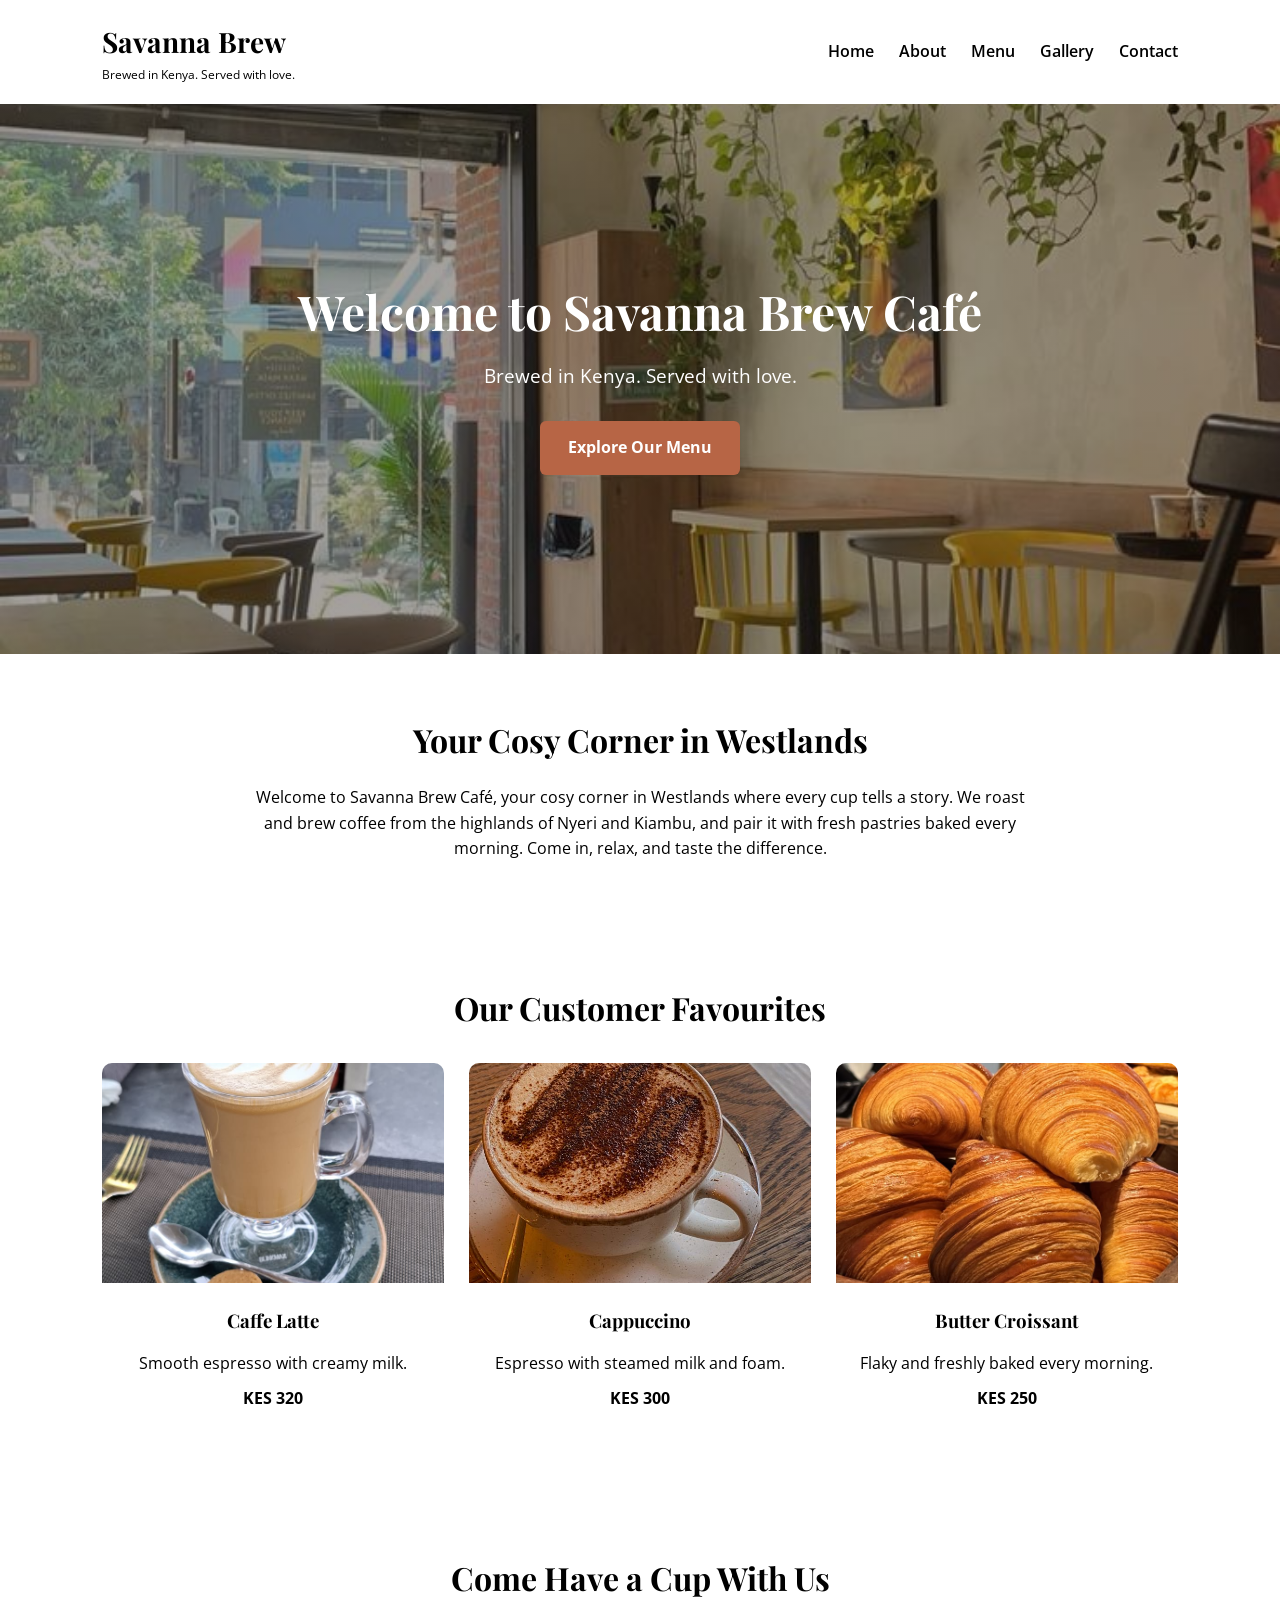
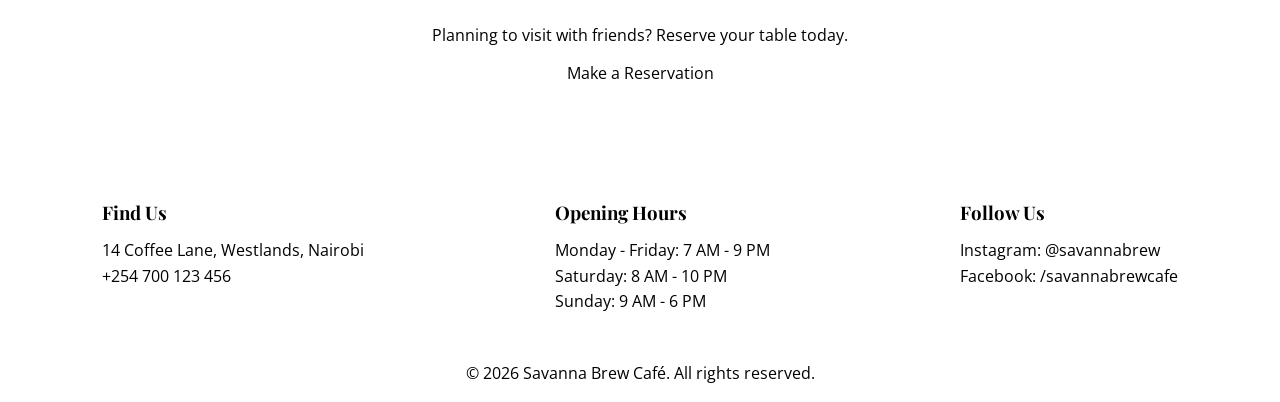
<file: index.html>
<!DOCTYPE html>
<html lang="en">

<head>
    <meta charset="UTF-8">

    <meta name="viewport"
          content="width=device-width, initial-scale=1.0">

    <title>Home | Savanna Brew Café</title>

    <link rel="stylesheet" href="css/style.css">

    <link rel="preconnect" href="https://fonts.googleapis.com">

    <link rel="preconnect" href="https://fonts.gstatic.com" crossorigin>

    <link href="https://fonts.googleapis.com/css2?family=Open+Sans:wght@400;500;600;700&family=Playfair+Display:wght@500;600;700&display=swap" rel="stylesheet">

</head>

<body>

    <!-- HEADER SECTION -->
    <header>

        <div class="logo">
            <h2>Savanna Brew</h2>
            <p>Brewed in Kenya. Served with love.</p>
        </div>

        <!-- NAVIGATION BAR -->
        <nav>
            <ul>
                <li><a href="index.html" class="active">Home</a></li>
                <li><a href="about.html">About</a></li>
                <li><a href="menu.html">Menu</a></li>
                <li><a href="gallery.html">Gallery</a></li>
                <li><a href="contact.html">Contact</a></li>
            </ul>
        </nav>

    </header>


    <!-- MAIN CONTENT -->
    <main>

        <!-- HERO SECTION -->
        <section class="hero">

            <div class="hero-content">

                <h1>Welcome to Savanna Brew Café</h1>

                <p>Brewed in Kenya. Served with love.</p>

                <a href="menu.html" class="btn">
                    Explore Our Menu
                </a>

            </div>

        </section>


        <!-- INTRODUCTION SECTION -->
        <section class="welcome">

            <h2>Your Cosy Corner in Westlands</h2>

            <p>
                Welcome to Savanna Brew Café, your cosy corner
                in Westlands where every cup tells a story.
                We roast and brew coffee from the highlands of
                Nyeri and Kiambu, and pair it with fresh pastries
                baked every morning. Come in, relax, and taste
                the difference.
            </p>

        </section>


        <!-- FEATURED PRODUCTS -->
        <section class="featured">

            <h2>Our Customer Favourites</h2>

            <div class="featured-container">

                <article class="product-card">

                    <img src="images/latte.jpg"
                         alt="Freshly prepared latte coffee">

                    <h3>Caffe Latte</h3>

                    <p>Smooth espresso with creamy milk.</p>

                    <p class="price">KES 320</p>

                </article>


                <article class="product-card">

                    <img src="images/cappuccino.jpg"
                         alt="Cappuccino topped with milk foam">

                    <h3>Cappuccino</h3>

                    <p>Espresso with steamed milk and foam.</p>

                    <p class="price">KES 300</p>

                </article>


                <article class="product-card">

                    <img src="images/croissant.jpg"
                         alt="Freshly baked golden butter croissant">

                    <h3>Butter Croissant</h3>

                    <p>Flaky and freshly baked every morning.</p>

                    <p class="price">KES 250</p>

                </article>

            </div>

        </section>


        <!-- CALL TO ACTION -->
        <section class="booking">

            <h2>Come Have a Cup With Us</h2>

            <p>Planning to visit with friends? Reserve your table today.</p>

            <a href="contact.html" class="btn">
                Make a Reservation
            </a>

        </section>

    </main>


    <!-- FOOTER -->
    <footer>

        <div class="footer-container">

            <div>
                <h3>Find Us</h3>
                <p>14 Coffee Lane, Westlands, Nairobi</p>
                <p>+254 700 123 456</p>
            </div>

            <div>
                <h3>Opening Hours</h3>
                <p>Monday - Friday: 7 AM - 9 PM</p>
                <p>Saturday: 8 AM - 10 PM</p>
                <p>Sunday: 9 AM - 6 PM</p>
            </div>

            <div>
                <h3>Follow Us</h3>
                <p>Instagram: @savannabrew</p>
                <p>Facebook: /savannabrewcafe</p>
            </div>

        </div>

        <p class="copyright">
            © 2026 Savanna Brew Café. All rights reserved.
        </p>

    </footer>

</body>
</html>
</file>
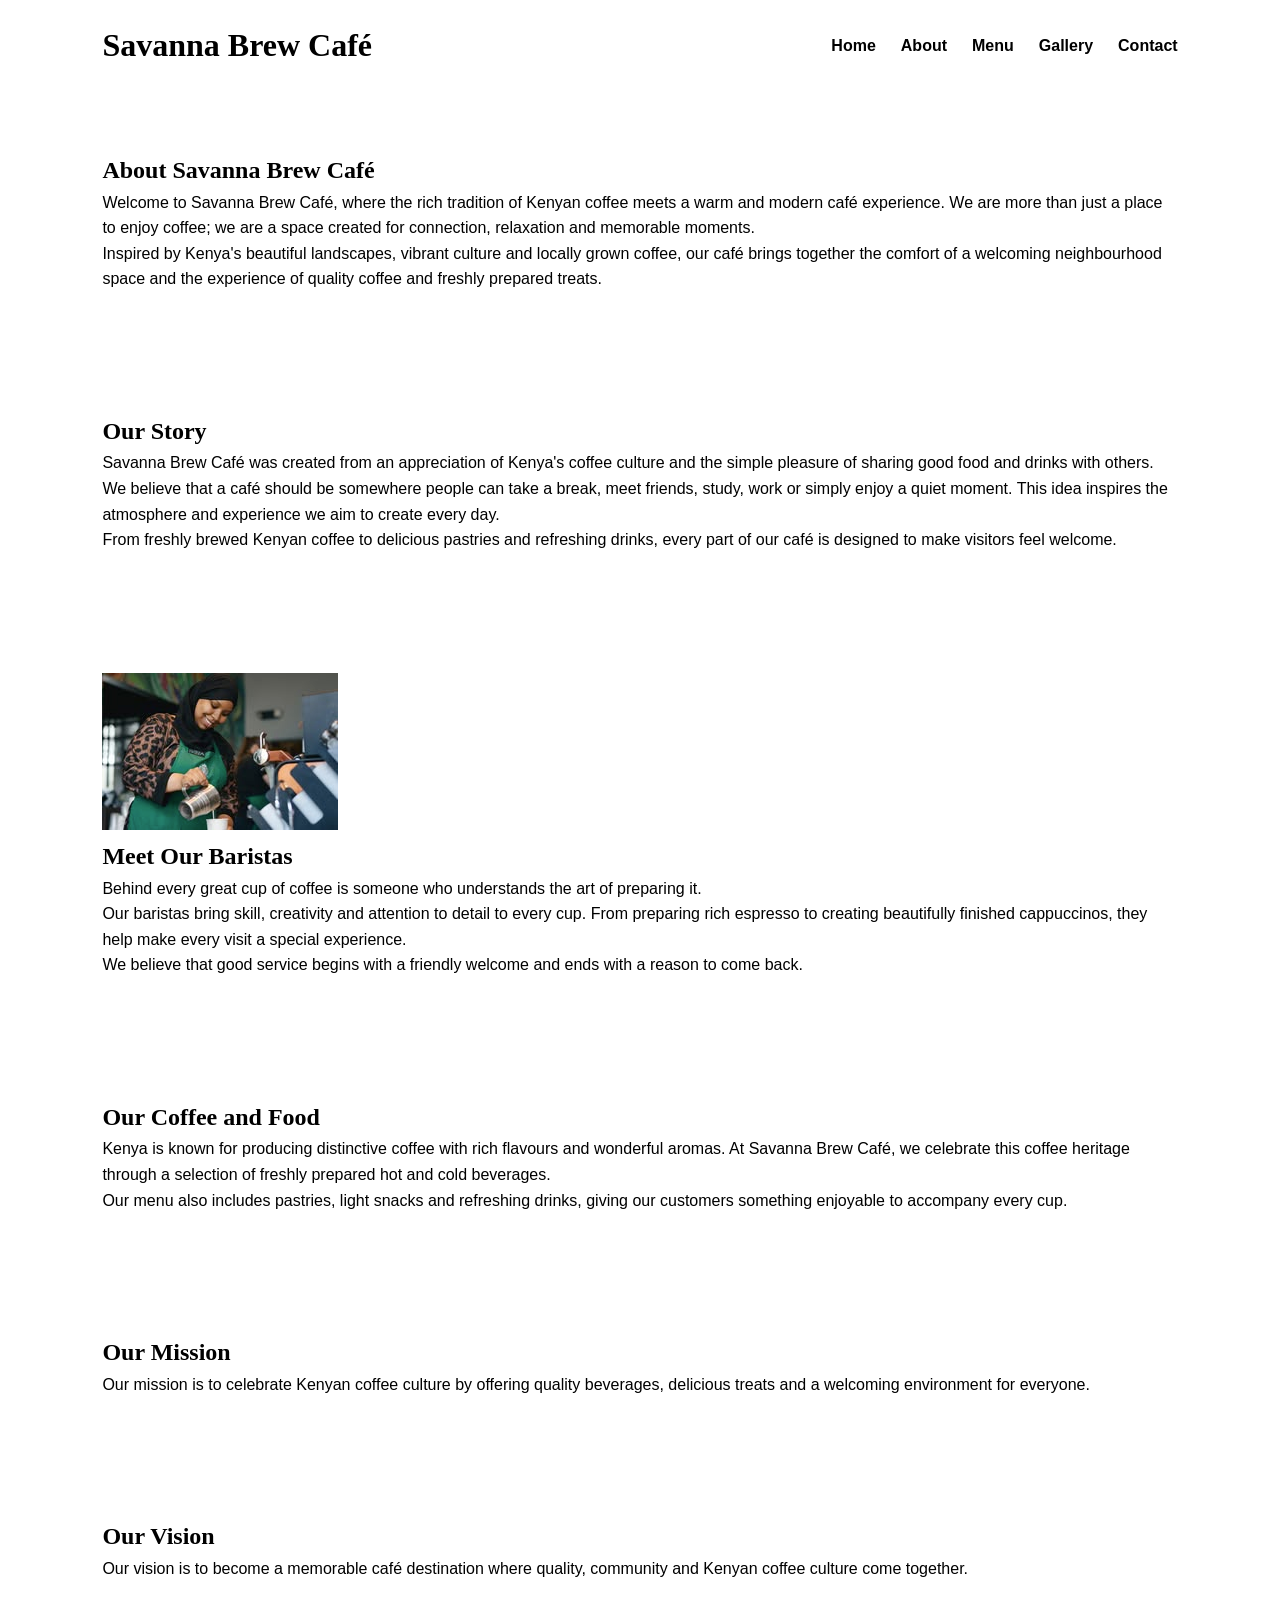
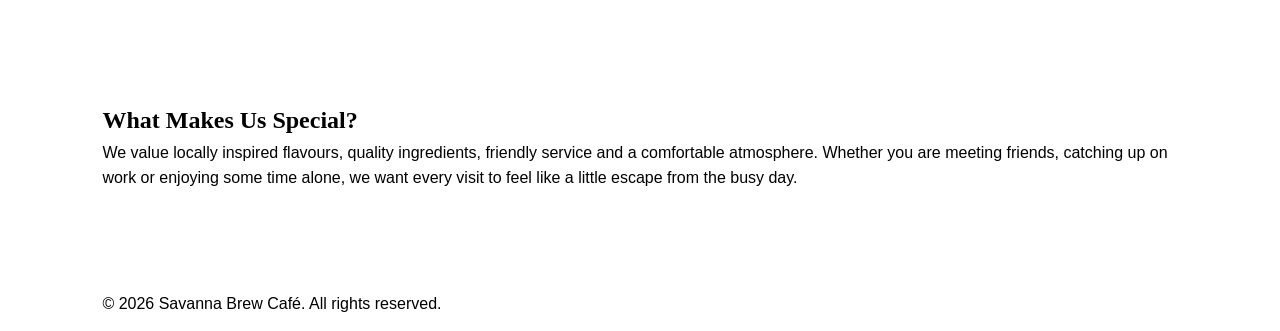
<file: about.html>
<!DOCTYPE html>
<html lang="en">
<head>
    <meta charset="UTF-8">
    <meta name="viewport" content="width=device-width, initial-scale=1.0">
    <title>About Us | Savanna Brew Café</title>
    <link rel="stylesheet" href="css/style.css">
</head>

<body>

    <!-- HEADER -->
    <header>
        <h1>Savanna Brew Café</h1>

        <nav>
            <ul>
                <li><a href="index.html">Home</a></li>
                <li><a href="about.html" class="active">About</a></li>
                <li><a href="menu.html">Menu</a></li>
                <li><a href="gallery.html">Gallery</a></li>
                <li><a href="contact.html">Contact</a></li>
            </ul>
        </nav>
    </header>

    <main>

        <!-- ABOUT INTRODUCTION -->
        <section class="about-section">
            <h2>About Savanna Brew Café</h2>

            <p>
                Welcome to Savanna Brew Café, where the rich tradition
                of Kenyan coffee meets a warm and modern café experience.
                We are more than just a place to enjoy coffee; we are a
                space created for connection, relaxation and memorable moments.
            </p>

            <p>
                Inspired by Kenya's beautiful landscapes, vibrant culture
                and locally grown coffee, our café brings together the
                comfort of a welcoming neighbourhood space and the
                experience of quality coffee and freshly prepared treats.
            </p>
        </section>

        <!-- OUR STORY -->
        <section class="about-section">
            <h2>Our Story</h2>

            <p>
                Savanna Brew Café was created from an appreciation of
                Kenya's coffee culture and the simple pleasure of sharing
                good food and drinks with others.
            </p>

            <p>
                We believe that a café should be somewhere people can
                take a break, meet friends, study, work or simply enjoy
                a quiet moment. This idea inspires the atmosphere and
                experience we aim to create every day.
            </p>

            <p>
                From freshly brewed Kenyan coffee to delicious pastries
                and refreshing drinks, every part of our café is designed
                to make visitors feel welcome.
            </p>
        </section>

        <!-- MEET OUR BARISTAS -->
        <section class="about-section barista-section">

            <div class="barista-image">
                <img src="images/barista.jpg"
                     alt="Barista preparing freshly brewed coffee">
            </div>

            <div class="barista-content">
                <h2>Meet Our Baristas</h2>

                <p>
                    Behind every great cup of coffee is someone who
                    understands the art of preparing it.
                </p>

                <p>
                    Our baristas bring skill, creativity and attention
                    to detail to every cup. From preparing rich espresso
                    to creating beautifully finished cappuccinos,
                    they help make every visit a special experience.
                </p>

                <p>
                    We believe that good service begins with a friendly
                    welcome and ends with a reason to come back.
                </p>
            </div>

        </section>

        <!-- OUR COFFEE AND FOOD -->
        <section class="about-section">
            <h2>Our Coffee and Food</h2>

            <p>
                Kenya is known for producing distinctive coffee with
                rich flavours and wonderful aromas. At Savanna Brew Café,
                we celebrate this coffee heritage through a selection
                of freshly prepared hot and cold beverages.
            </p>

            <p>
                Our menu also includes pastries, light snacks and
                refreshing drinks, giving our customers something
                enjoyable to accompany every cup.
            </p>
        </section>

        <!-- OUR MISSION -->
        <section class="about-section">
            <h2>Our Mission</h2>

            <p>
                Our mission is to celebrate Kenyan coffee culture by
                offering quality beverages, delicious treats and a
                welcoming environment for everyone.
            </p>
        </section>

        <!-- OUR VISION -->
        <section class="about-section">
            <h2>Our Vision</h2>

            <p>
                Our vision is to become a memorable café destination
                where quality, community and Kenyan coffee culture
                come together.
            </p>
        </section>

        <!-- WHAT MAKES US SPECIAL -->
        <section class="about-section">
            <h2>What Makes Us Special?</h2>

            <p>
                We value locally inspired flavours, quality ingredients,
                friendly service and a comfortable atmosphere.
                Whether you are meeting friends, catching up on work
                or enjoying some time alone, we want every visit to
                feel like a little escape from the busy day.
            </p>
        </section>

    </main>

    <!-- FOOTER -->
    <footer>
        <p>&copy; 2026 Savanna Brew Café. All rights reserved.</p>
    </footer>

</body>
</html>
</file>
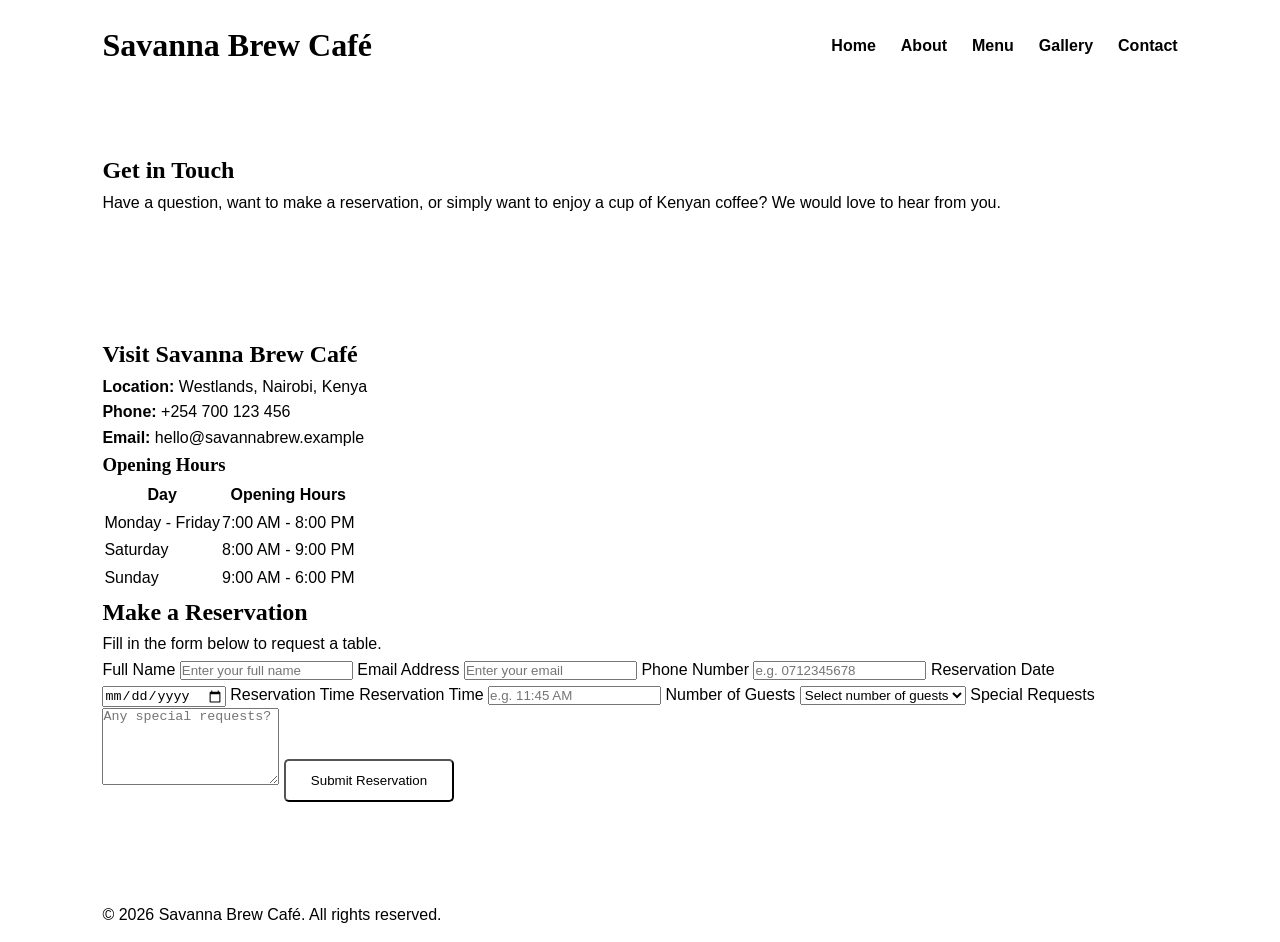
<file: contact.html>
<!DOCTYPE html>
<html lang="en">
<head>
    <meta charset="UTF-8">
    <meta name="viewport" content="width=device-width, initial-scale=1.0">
    <title>Contact Us | Savanna Brew Café</title>
    <link rel="stylesheet" href="css/style.css">
</head>

<body>

    <!-- HEADER -->
    <header>
        <h1>Savanna Brew Café</h1>

        <nav>
            <ul>
                <li><a href="index.html">Home</a></li>
                <li><a href="about.html">About</a></li>
                <li><a href="menu.html">Menu</a></li>
                <li><a href="gallery.html">Gallery</a></li>
                <li><a href="contact.html" class="active">Contact</a></li>
            </ul>
        </nav>
    </header>

    <!-- CONTACT INTRODUCTION -->
    <main>

        <section class="contact-intro">
            <h2>Get in Touch</h2>
            <p>
                Have a question, want to make a reservation, or simply want
                to enjoy a cup of Kenyan coffee? We would love to hear from you.
            </p>
        </section>

        <!-- CONTACT INFORMATION -->
        <section class="contact-container">

            <div class="contact-info">
                <h2>Visit Savanna Brew Café</h2>

                <p><strong>Location:</strong> Westlands, Nairobi, Kenya</p>

                <p><strong>Phone:</strong> +254 700 123 456</p>

                <p><strong>Email:</strong> hello@savannabrew.example</p>

                <h3>Opening Hours</h3>

                <table class="hours-table">
                    <tr>
                        <th>Day</th>
                        <th>Opening Hours</th>
                    </tr>
                    <tr>
                        <td>Monday - Friday</td>
                        <td>7:00 AM - 8:00 PM</td>
                    </tr>
                    <tr>
                        <td>Saturday</td>
                        <td>8:00 AM - 9:00 PM</td>
                    </tr>
                    <tr>
                        <td>Sunday</td>
                        <td>9:00 AM - 6:00 PM</td>
                    </tr>
                </table>
            </div>

            <!-- RESERVATION FORM -->
            <div class="reservation-form">
                <h2>Make a Reservation</h2>

                <p>Fill in the form below to request a table.</p>

                <form action="#" method="post">

                    <label for="name">Full Name</label>
                    <input type="text" id="name" name="name"
                           placeholder="Enter your full name" required>

                    <label for="email">Email Address</label>
                    <input type="email" id="email" name="email"
                           placeholder="Enter your email" required>

                    <label for="phone">Phone Number</label>
                    <input type="tel" id="phone" name="phone"
                           placeholder="e.g. 0712345678" required>

                    <label for="date">Reservation Date</label>
                    <input type="date" id="date" name="date" required>

                    <label for="time">Reservation Time</label>

<label for="time">Reservation Time</label>
<input
    type="text"
    id="time"
    name="time"
    placeholder="e.g. 11:45 AM"
    pattern="(0?[1-9]|1[0-2]):[0-5][0-9]\s?(AM|PM|am|pm)"
    title="Enter time in the format 11:45 AM"
    required
>

                    <label for="guests">Number of Guests</label>
                    <select id="guests" name="guests" required>
                        <option value="">Select number of guests</option>
                        <option value="1">1 Guest</option>
                        <option value="2">2 Guests</option>
                        <option value="3">3 Guests</option>
                        <option value="4">4 Guests</option>
                        <option value="5">5 Guests</option>
                        <option value="6">6 or more Guests</option>
                    </select>

                    <label for="requests">Special Requests</label>
                    <textarea id="requests" name="requests"
                              rows="5"
                              placeholder="Any special requests?"></textarea>

                    <button type="submit" class="btn">
                        Submit Reservation
                    </button>

                </form>
            </div>

        </section>

    </main>

    <!-- FOOTER -->
    <footer>
        <p>&copy; 2026 Savanna Brew Café. All rights reserved.</p>
    </footer>

</body>
</html>
</file>
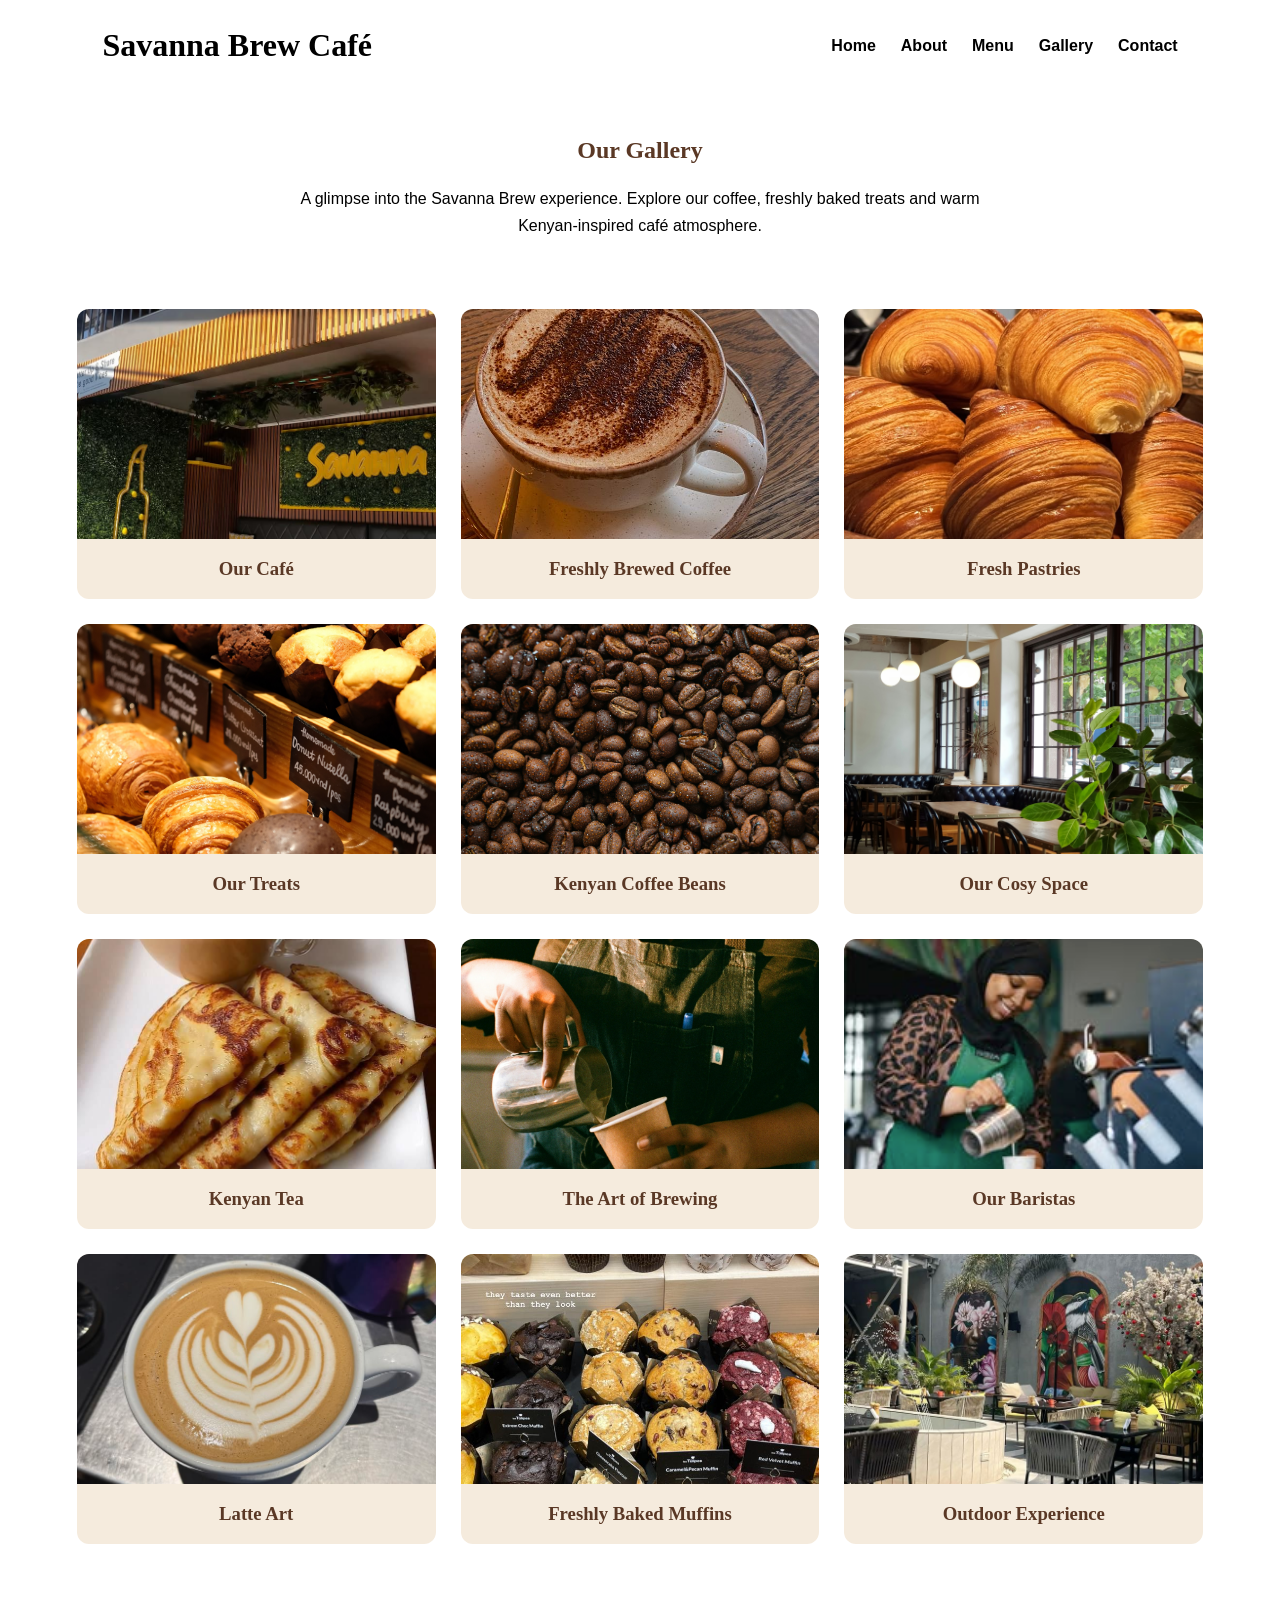
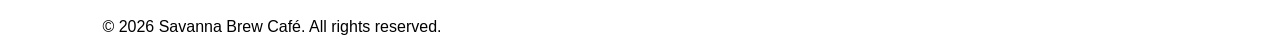
<file: gallery.html>
<!DOCTYPE html>
<html lang="en">
<head>
    <meta charset="UTF-8">
    <meta name="viewport" content="width=device-width, initial-scale=1.0">
    <title>Gallery | Savanna Brew Café</title>
    <link rel="stylesheet" href="css/style.css">
</head>

<body>

<header>
    <h1>Savanna Brew Café</h1>

    <nav>
        <ul>
            <li><a href="index.html">Home</a></li>
            <li><a href="about.html">About</a></li>
            <li><a href="menu.html">Menu</a></li>
            <li><a href="gallery.html" class="active">Gallery</a></li>
            <li><a href="contact.html">Contact</a></li>
        </ul>
    </nav>
</header>

<main>

    <section class="gallery-intro">
        <h2>Our Gallery</h2>
        <p>
            A glimpse into the Savanna Brew experience.
            Explore our coffee, freshly baked treats and
            warm Kenyan-inspired café atmosphere.
        </p>
    </section>

    <section class="gallery-grid">

        <div class="gallery-item">
            <img src="images/cafe-new.jpg" alt="Warm and welcoming Savanna Brew Café interior">
            <h3>Our Café</h3>
        </div>

        <div class="gallery-item">
            <img src="images/cappuccino.jpg" alt="Fresh cappuccino">
            <h3>Freshly Brewed Coffee</h3>
        </div>

        <div class="gallery-item">
            <img src="images/croissant.jpg" alt="Golden butter croissant">
            <h3>Fresh Pastries</h3>
        </div>

        <div class="gallery-item">
            <img src="images/pastries.jpg" alt="Selection of pastries">
            <h3>Our Treats</h3>
        </div>

        <div class="gallery-item">
            <img src="images/coffeebeans.jpg" alt="Kenyan coffee beans">
            <h3>Kenyan Coffee Beans</h3>
        </div>

        <div class="gallery-item">
            <img src="images/seating.jpg" alt="Cosy café seating">
            <h3>Our Cosy Space</h3>
        </div>

        <div class="gallery-item">
            <img src="images/tea.jpg" alt="Traditional Kenyan tea">
            <h3>Kenyan Tea</h3>
        </div>

        <div class="gallery-item">
            <img src="images/pouring.jpg" alt="Coffee being poured">
            <h3>The Art of Brewing</h3>
        </div>

        <div class="gallery-item">
            <img src="images/barista.jpg" alt="Barista preparing coffee">
            <h3>Our Baristas</h3>
        </div>

        <div class="gallery-item">
            <img src="images/latteart.jpg" alt="Coffee with latte art">
            <h3>Latte Art</h3>
        </div>

        <div class="gallery-item">
            <img src="images/muffins.jpg" alt="Freshly baked muffins">
            <h3>Freshly Baked Muffins</h3>
        </div>

        <div class="gallery-item">
            <img src="images/outdoor.jpg" alt="Outdoor café seating">
            <h3>Outdoor Experience</h3>
        </div>

    </section>

</main>

<footer>
    <p>&copy; 2026 Savanna Brew Café. All rights reserved.</p>
</footer>

</body>
</html>
</file>
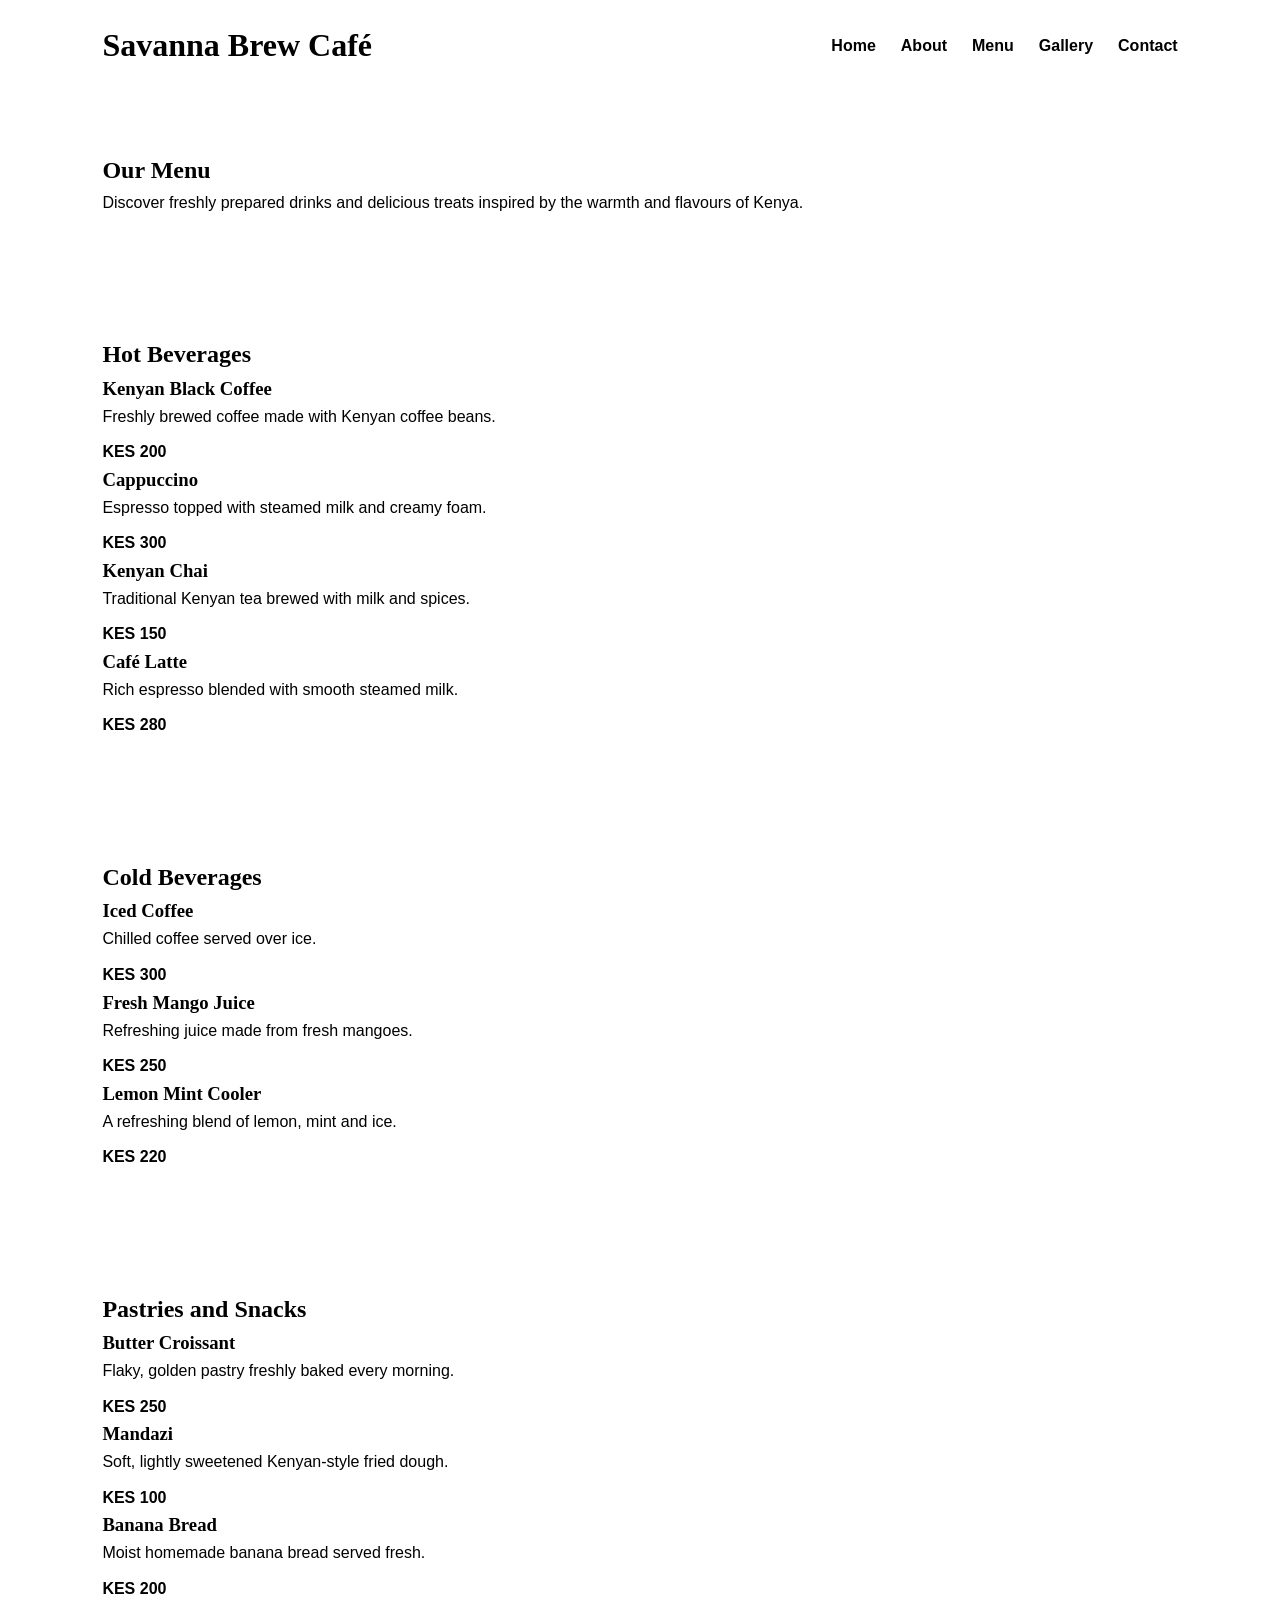
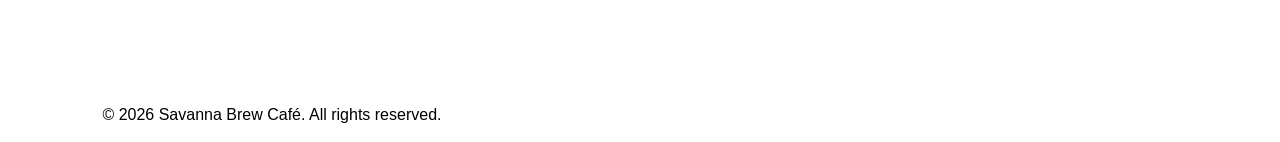
<file: menu.html>
<!DOCTYPE html>
<html lang="en">
<head>
    <meta charset="UTF-8">
    <meta name="viewport" content="width=device-width, initial-scale=1.0">
    <title>Our Menu | Savanna Brew Café</title>
    <link rel="stylesheet" href="css/style.css">
</head>

<body>

    <header>
        <h1>Savanna Brew Café</h1>

        <nav>
            <ul>
                <li><a href="index.html">Home</a></li>
                <li><a href="about.html">About</a></li>
                <li><a href="menu.html" class="active">Menu</a></li>
                <li><a href="gallery.html">Gallery</a></li>
                <li><a href="contact.html">Contact</a></li>
            </ul>
        </nav>
    </header>

    <main>

        <section class="menu-intro">
            <h2>Our Menu</h2>
            <p>
                Discover freshly prepared drinks and delicious treats
                inspired by the warmth and flavours of Kenya.
            </p>
        </section>

        <section class="menu-section">
            <h2>Hot Beverages</h2>

            <article class="menu-item">
                <h3>Kenyan Black Coffee</h3>
                <p>Freshly brewed coffee made with Kenyan coffee beans.</p>
                <p class="price">KES 200</p>
            </article>

            <article class="menu-item">
                <h3>Cappuccino</h3>
                <p>Espresso topped with steamed milk and creamy foam.</p>
                <p class="price">KES 300</p>
            </article>

            <article class="menu-item">
                <h3>Kenyan Chai</h3>
                <p>Traditional Kenyan tea brewed with milk and spices.</p>
                <p class="price">KES 150</p>
            </article>

            <article class="menu-item">
                <h3>Café Latte</h3>
                <p>Rich espresso blended with smooth steamed milk.</p>
                <p class="price">KES 280</p>
            </article>

        </section>

        <section class="menu-section">
            <h2>Cold Beverages</h2>

            <article class="menu-item">
                <h3>Iced Coffee</h3>
                <p>Chilled coffee served over ice.</p>
                <p class="price">KES 300</p>
            </article>

            <article class="menu-item">
                <h3>Fresh Mango Juice</h3>
                <p>Refreshing juice made from fresh mangoes.</p>
                <p class="price">KES 250</p>
            </article>

            <article class="menu-item">
                <h3>Lemon Mint Cooler</h3>
                <p>A refreshing blend of lemon, mint and ice.</p>
                <p class="price">KES 220</p>
            </article>

        </section>

        <section class="menu-section">
            <h2>Pastries and Snacks</h2>

            <article class="menu-item">
                <h3>Butter Croissant</h3>
                <p>Flaky, golden pastry freshly baked every morning.</p>
                <p class="price">KES 250</p>
            </article>

            <article class="menu-item">
                <h3>Mandazi</h3>
                <p>Soft, lightly sweetened Kenyan-style fried dough.</p>
                <p class="price">KES 100</p>
            </article>

            <article class="menu-item">
                <h3>Banana Bread</h3>
                <p>Moist homemade banana bread served fresh.</p>
                <p class="price">KES 200</p>
            </article>

        </section>

    </main>

    <footer>
        <p>&copy; 2026 Savanna Brew Café. All rights reserved.</p>
    </footer>

</body>
</html>
</file>
<file: css/style.css>
/* =================================
   1. COLOUR VARIABLES
================================= */

:root {
    :root {
  :root {
    --coffee-brown: #6F4E37;
    --cream: #F5E9DA;
    --savanna-orange: #D9822B;
    --dark-text: #2B1B12;
    --white: #FFFFFF;
}  
}


/* =================================
   2. GENERAL STYLING
================================= */

* {
    margin: 0;
    padding: 0;
    box-sizing: border-box;
}

body {
    font-family: "Open Sans", Arial, sans-serif;
    font-size: 16px;
    line-height: 1.6;
    color: var(--dark-text);
    background-color: var(--cream);
}

h1, h2, h3 {
    font-family: "Playfair Display", Georgia, serif;
}

section {
    padding: 60px 8%;
}


/* =================================
   3. HEADER AND NAVIGATION
================================= */

 
header {
    background-color: var(--white);
    padding: 20px 8%;

    display: flex;
    justify-content: space-between;
    align-items: center;
}

.logo h2 {
    color: var(--coffee-brown);
    font-size: 28px;
}

.logo p {
    font-size: 12px;
    color: var(--savanna-orange);
}

nav ul {
    display: flex;
    list-style: none;
    gap: 25px;
}

nav a {
    text-decoration: none;
    color: var(--dark-text);
    font-weight: 600;
    transition: 0.3s;
}

nav a:hover,
nav a:focus,
nav a.active {
    color: var(--savanna-orange);
}


/* =================================
   4. HERO SECTION
================================= */

/* =================================
   4. HERO SECTION
================================= */

.hero {
    background-image:
        linear-gradient(
            rgba(30, 20, 12, 0.40),
            rgba(30, 20, 12, 0.40)
        ),
        url("../images/new-hero.jpg");

    background-size: cover;
    background-position: center;
    background-repeat: no-repeat;

    min-height: 550px;
    width: 100%;

    display: flex;
    align-items: center;
    justify-content: center;

    text-align: center;
    padding: 40px 20px;
}

.hero-content {
    max-width: 750px;
    color: #FFFFFF;
}

.hero-content h1 {
    font-size: 3rem;
    margin-bottom: 20px;
    line-height: 1.2;
    color: #FFFFFF;
}

.hero-content p {
    font-size: 1.2rem;
    margin-bottom: 30px;
    color: #FFFFFF;
    line-height: 1.6;
}

.hero-content .btn {
    display: inline-block;
    background-color: #B76545;
    color: #FFFFFF;
    text-decoration: none;
    padding: 14px 28px;
    border-radius: 6px;
    font-weight: bold;
    transition: background-color 0.3s ease;
}

.hero-content .btn:hover {
    background-color: #3B2418;
}

/* HERO RESPONSIVENESS */

@media (max-width: 768px) {
    .hero {
        min-height: 400px;
        padding: 30px 15px;
    }

    .hero-content h1 {
        font-size: 2rem;
    }

    .hero-content p {
        font-size: 1rem;
    }
}




/* =================================
   5. BUTTONS
================================= */

.btn {
    display: inline-block;

    background-color: var(--savanna-orange);
    color: var(--white);

    text-decoration: none;
    padding: 12px 25px;

    border-radius: 5px;
    transition: 0.3s;
}

.btn:hover,
.btn:focus {
    background-color: var(--coffee-brown);
    transform: translateY(-3px);
}


/* =================================
   6. WELCOME SECTION
================================= */

.welcome {
    text-align: center;
    max-width: 1000px;
    margin: auto;
}

.welcome h2,
.featured h2,
.booking h2 {
    color: var(--coffee-brown);
    font-size: 32px;
    margin-bottom: 20px;
}


/* =================================
   7. FEATURED PRODUCTS
================================= */

.featured {
    text-align: center;
    background-color: var(--white);
}

.featured-container {
    display: flex;
    justify-content: center;
    gap: 25px;
    margin-top: 30px;
}

.product-card {
    background-color: var(--cream);
    border-radius: 10px;
    overflow: hidden;
    flex: 1;
    max-width: 350px;
    padding-bottom: 20px;
}

.product-card img {
    width: 100%;
    height: 220px;
    object-fit: cover;
}

.product-card h3 {
    margin: 15px;
    color: var(--coffee-brown);
}

.product-card p {
    padding: 0 10px;
}

.price {
    color: var(--savanna-orange);
    font-weight: bold;
    margin-top: 10px;
}


/* =================================
   8. BOOKING SECTION
================================= */

.booking {
    text-align: center;
}


/* =================================
   9. FOOTER
================================= */

footer {
    background-color: var(--coffee-brown);
    color: var(--white);
    padding: 40px 8% 15px;
}

.footer-container {
    display: flex;
    justify-content: space-between;
    gap: 30px;
    margin-bottom: 30px;
}

footer h3 {
    color: var(--savanna-orange);
    margin-bottom: 10px;
}

.copyright {
    text-align: center;
    border-top: 1px solid rgba(255,255,255,0.3);
    padding-top: 15px;
}


/* =================================
   10. RESPONSIVE DESIGN
================================= */

@media screen and (max-width: 768px) {

    header {
        flex-direction: column;
        gap: 20px;
    }

    nav ul {
        flex-direction: column;
        align-items: center;
        gap: 12px;
    }

    .hero h1 {
        font-size: 32px;
    }

    .featured-container {
        flex-direction: column;
        align-items: center;
    }

    .product-card {
        width: 100%;
    }

    .footer-container {
        flex-direction: column;
        text-align: center;
    }

}

/* GALLERY SECTION */

.gallery-intro {
    text-align: center;
    padding: 40px 20px;
}

.gallery-grid {
    display: grid;
    grid-template-columns: repeat(2, 1fr);
    gap: 25px;
    padding: 30px 8%;
}

.gallery-item {
    overflow: hidden;
    border-radius: 12px;
    background-color: #F5EBDD;
    text-align: center;
}

.gallery-item img {
    width: 100%;
    height: 250px;
    object-fit: cover;
    display: block;
}

.gallery-item h3 {
    padding: 12px;
    color: #5A3825;
}

/* MOBILE GALLERY */

@media (max-width: 768px) {
    .gallery-grid {
        grid-template-columns: 1fr;
        padding: 20px;
    }

    .gallery-item img {
        height: 220px;
    }
}

/* SAVANNA BREW GALLERY */

.gallery-intro {
    text-align: center;
    padding: 40px 20px;
}

.gallery-intro h2 {
    color: #5A3825;
    margin-bottom: 15px;
}

.gallery-intro p {
    max-width: 700px;
    margin: auto;
    line-height: 1.7;
}

.gallery-grid {
    display: grid;
    grid-template-columns: repeat(3, minmax(0, 1fr));
    gap: 25px;
    padding: 30px 6%;
}

.gallery-item {
    background: #F5EBDD;
    border-radius: 12px;
    overflow: hidden;
    text-align: center;
}

.gallery-item img {
    width: 100%;
    height: 230px;
    object-fit: cover;
    display: block;
}

.gallery-item h3 {
    color: #5A3825;
    padding: 15px 10px;
    margin: 0;
}

@media (max-width: 768px) {
    .gallery-grid {
        grid-template-columns: repeat(2, minmax(0, 1fr));
    }
}

@media (max-width: 480px) {
    .gallery-grid {
        grid-template-columns: 1fr;
    }
}
</file>
